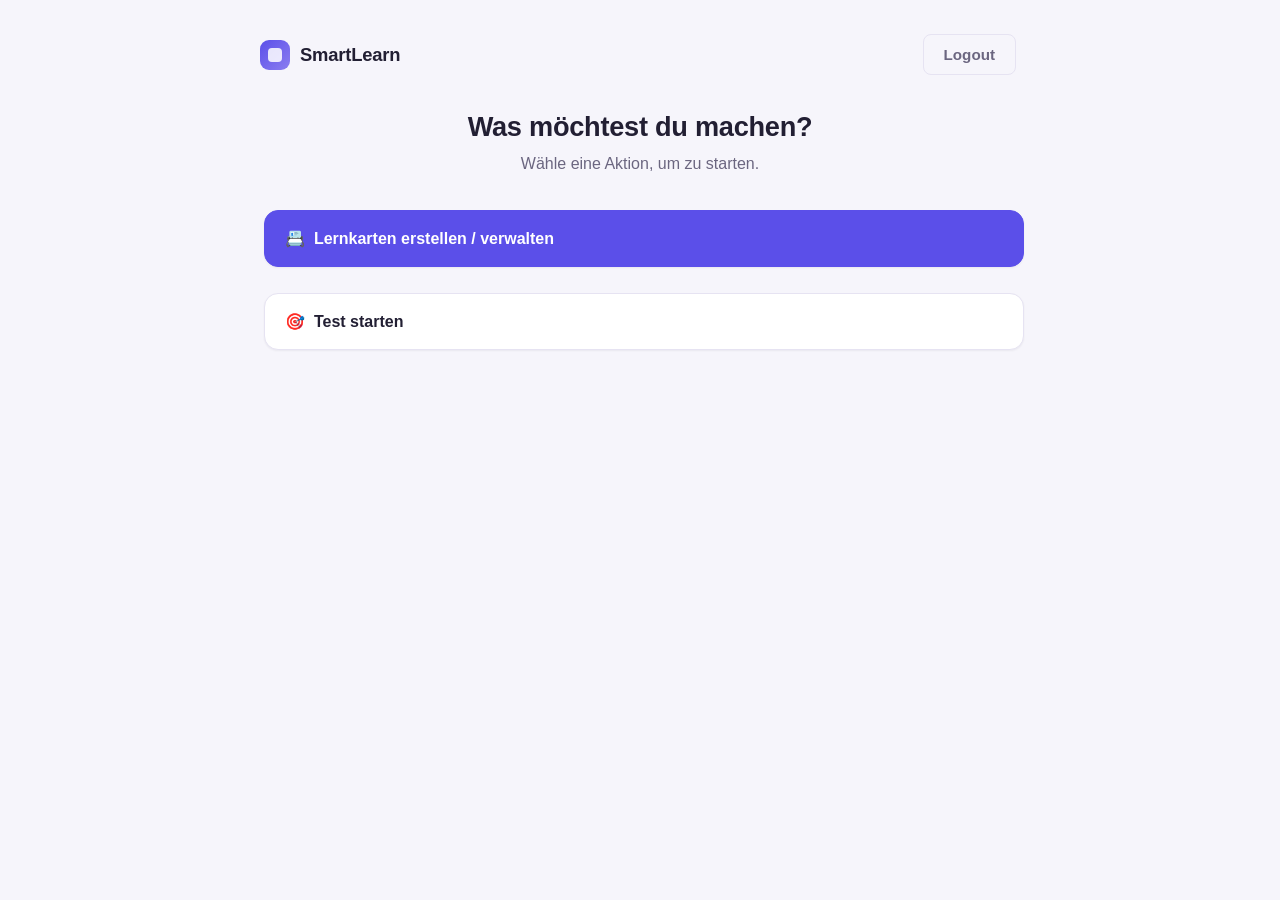
<file: target/classes/static/index.html>
<!DOCTYPE html>
<html lang="de">

    <head>
        <meta charset="UTF-8">
        <meta name="viewport" content="width=device-width, initial-scale=1">
        <title>SmartLearn</title>
        <link rel="stylesheet" href="style.css">
    </head>


    <body>
        <div class="page">

            <div class="topbar">
                <span class="brand">
                    <span class="brand-mark"></span>
                    SmartLearn
                </span>
                <button class="ghost" onclick="logout()">Logout</button>
            </div>

            <h1>Was möchtest du machen?</h1>
            <p class="subtitle">Wähle eine Aktion, um zu starten.</p>

            <div class="menu">
                <a href="cards.html">
                    <button>
                        📇&nbsp; Lernkarten erstellen / verwalten
                    </button>
                </a>
                <a href="test.html">
                    <button>
                        🎯&nbsp; Test starten
                    </button>
                </a>
            </div>

        </div>

        <script>
        // NEU: CSRF-Token aus Cookie lesen (siehe SecurityConfig - CSRF aktiv)
        function getCsrfToken() {
            const match = document.cookie.match(/(^|;)\s*XSRF-TOKEN=([^;]+)/);
            return match ? decodeURIComponent(match[2]) : null;
        }

        function logout() {
            fetch("/api/users/logout", {
                method: "POST",
                credentials: "include",
                headers: {"X-XSRF-TOKEN": getCsrfToken()}
            })
                .then(() => location.href = "login.html");
        }
        </script>

    </body>
</html>
</file>
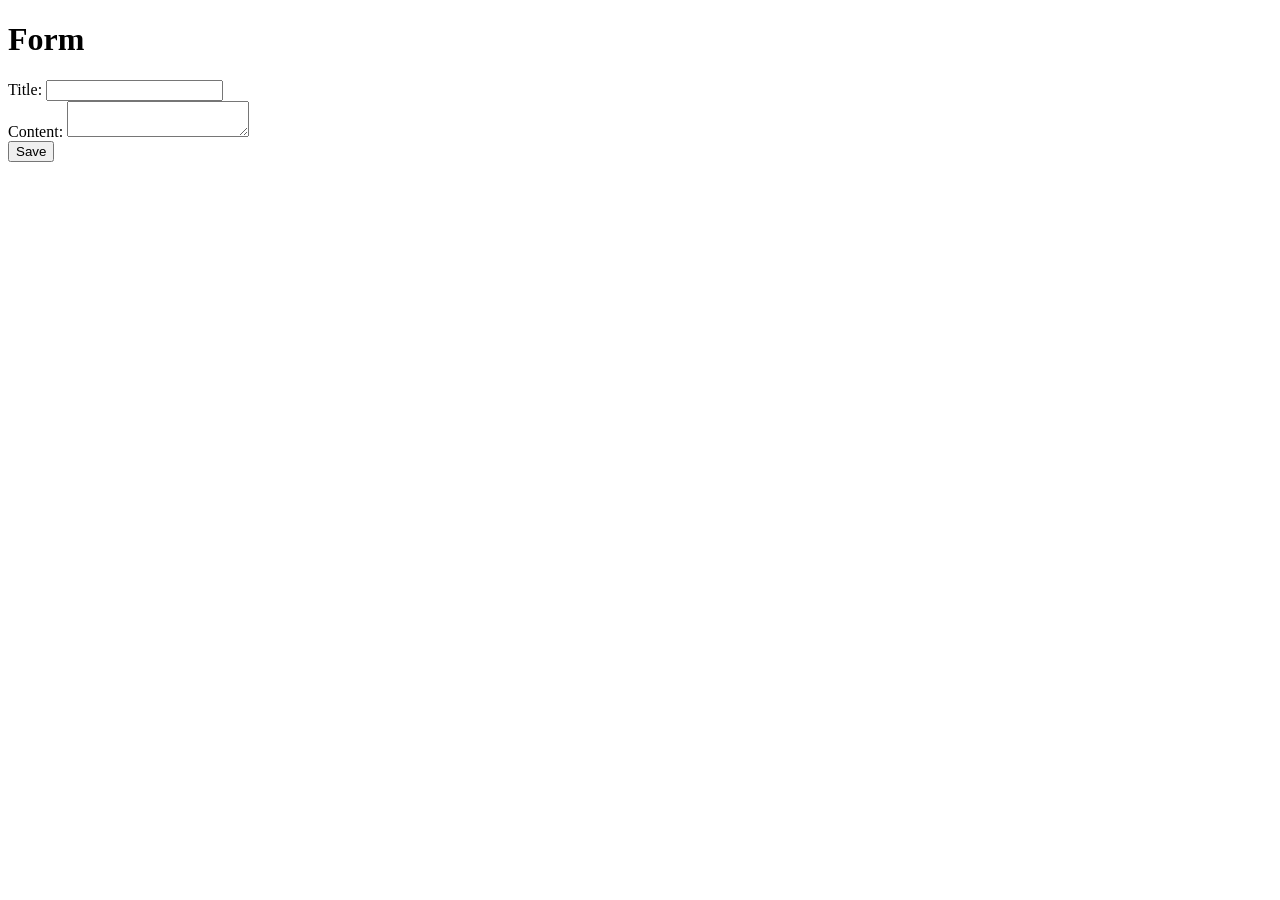
<file: owasp-app/src/main/resources/templates/form.html>
<!DOCTYPE html>
<html xmlns:th="http://www.thymeleaf.org">
<head><meta charset="UTF-8" /><title>Card Form</title></head>
<body>
<h1 th:text="${card.id} == null ? 'Create' : 'Edit'">Form</h1>
<form th:action="@{/cards}" th:object="${card}" method="post">
    <input type="hidden" th:field="*{id}" />
    <label>Title: <input th:field="*{title}"/></label><br/>
    <label>Content: <textarea th:field="*{content}"></textarea></label><br/>
    <button type="submit">Save</button>
</form>
</body>
</html>
</file>
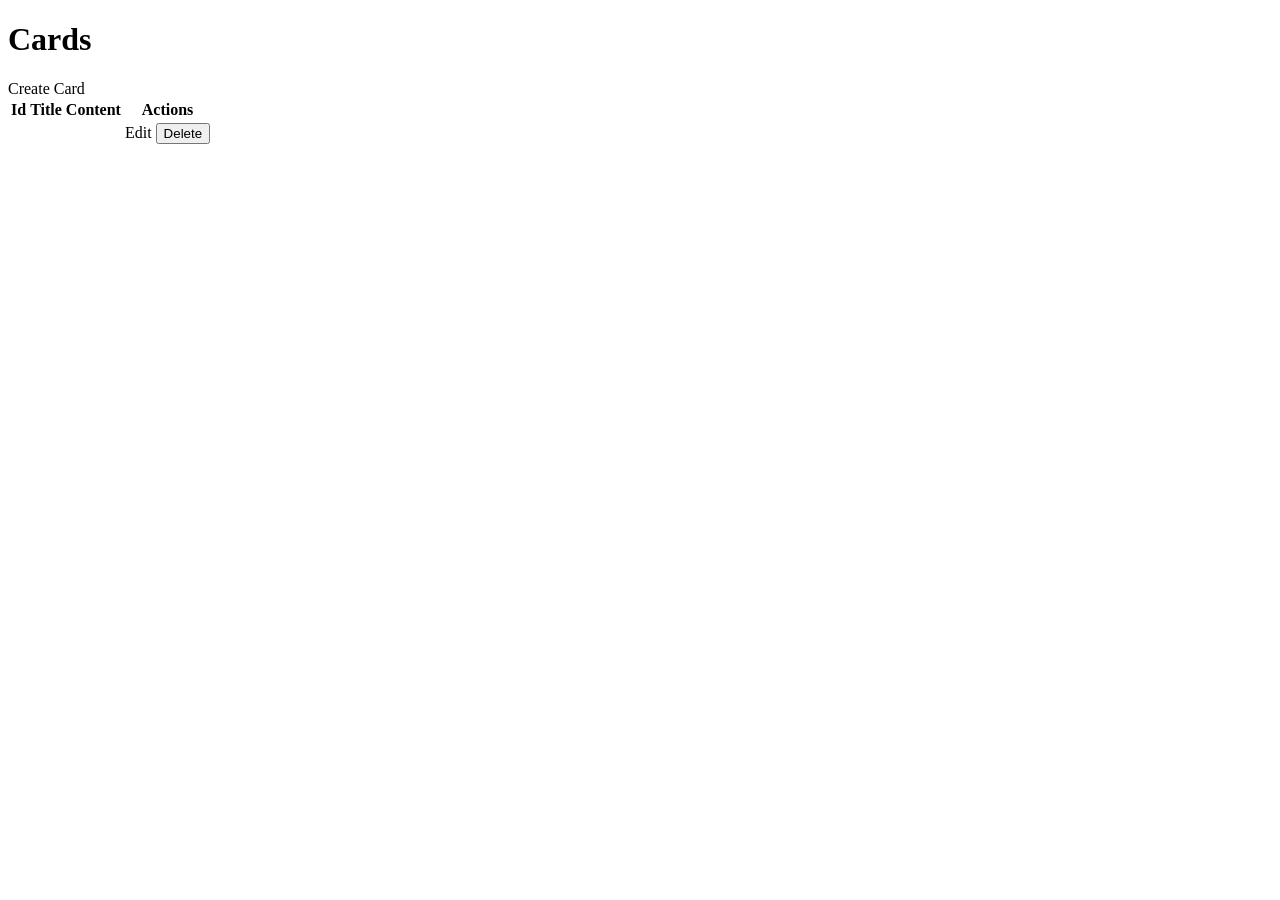
<file: owasp-app/src/main/resources/templates/list.html>
<!DOCTYPE html>
<html xmlns:th="http://www.thymeleaf.org">
<head>
    <meta charset="UTF-8" />
    <title>Cards</title>
</head>
<body>
<h1>Cards</h1>
<a th:href="@{/cards/new}">Create Card</a>
<table>
    <tr><th>Id</th><th>Title</th><th>Content</th><th>Actions</th></tr>
    <tr th:each="card : ${cards}">
        <td th:text="${card.id}"></td>
        <td th:text="${card.title}"></td>
        <td th:text="${card.content}"></td>
        <td>
            <a th:href="@{/cards/edit/{id}(id=${card.id})}">Edit</a>
            <form th:action="@{/cards/delete/{id}(id=${card.id})}" method="post" style="display:inline">
                <button type="submit">Delete</button>
            </form>
        </td>
    </tr>
</table>
</body>
</html>
</file>
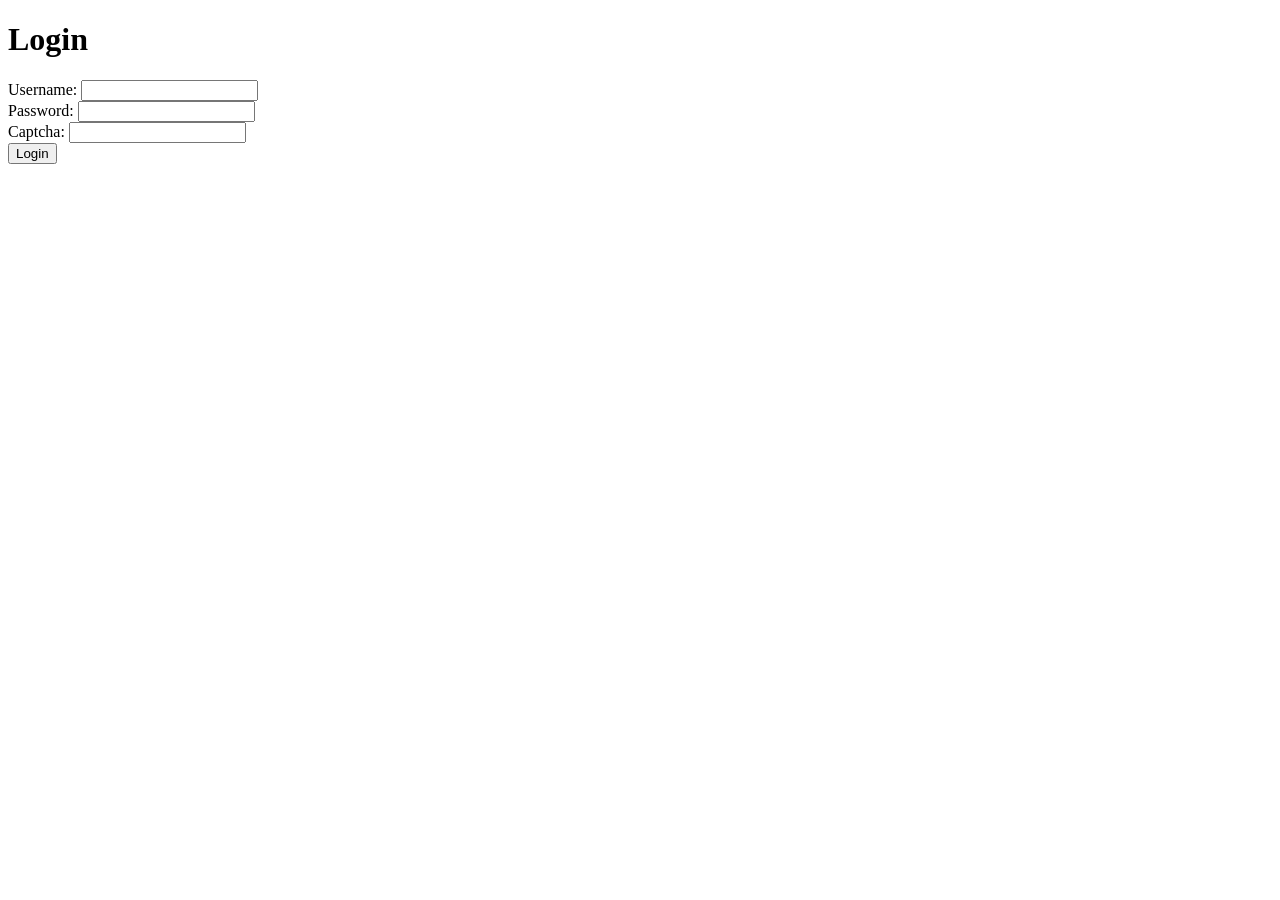
<file: owasp-app/src/main/resources/templates/login.html>
<!DOCTYPE html>
<html xmlns:th="http://www.thymeleaf.org">
<head><meta charset="UTF-8" /><title>Login</title></head>
<body>
<h1>Login</h1>
<form th:action="@{/perform_login}" method="post">
    <label>Username: <input name="username"/></label><br/>
    <label>Password: <input type="password" name="password"/></label><br/>
    <div th:replace="/captcha :: captchaFragment"></div>
    <label>Captcha: <input name="captcha"/></label><br/>
    <button type="submit">Login</button>
</form>
</body>
</html>
</file>
<file: target/classes/static/style.css>
/* ===================================================
   SmartLearn — Design Tokens
   =================================================== */
:root{
    --bg:           #f6f5fb;
    --surface:      #ffffff;
    --border:       #e6e3f2;
    --text:         #221f33;
    --text-muted:   #6b6680;

    --primary:      #5b4fe9;
    --primary-dark: #4a3fd1;
    --primary-soft: #ecebfb;

    --success:      #1faa6c;
    --success-soft: #e3f7ee;
    --danger:       #e5484d;
    --danger-soft:  #fdecec;

    --radius-sm:    8px;
    --radius-md:    14px;
    --radius-lg:    20px;

    --shadow-sm:    0 1px 2px rgba(34, 31, 51, 0.06);
    --shadow-md:    0 6px 20px rgba(34, 31, 51, 0.08);
    --shadow-lg:    0 12px 32px rgba(91, 79, 233, 0.16);
}

*{
    box-sizing: border-box;
}

body{
    font-family: 'Inter', -apple-system, BlinkMacSystemFont, "Segoe UI", Roboto, Helvetica, Arial, sans-serif;
    background: var(--bg);
    color: var(--text);
    margin: 0;
    padding: 0 20px 60px;
    line-height: 1.5;
    -webkit-font-smoothing: antialiased;
}

/* ===================================================
   Layout shell
   =================================================== */
.page{
    max-width: 760px;
    margin: 0 auto;
}

.topbar{
    display: flex;
    align-items: center;
    justify-content: space-between;
    padding: 28px 0 8px;
}

.brand{
    display: flex;
    align-items: center;
    gap: 10px;
    font-weight: 700;
    font-size: 1.15rem;
    letter-spacing: -0.01em;
    color: var(--text);
    text-decoration: none;
}

.brand-mark{
    width: 30px;
    height: 30px;
    border-radius: 9px;
    background: linear-gradient(135deg, var(--primary), #8b7ef0);
    position: relative;
    flex-shrink: 0;
}

.brand-mark::after{
    content: "";
    position: absolute;
    inset: 8px;
    border-radius: 4px;
    background: rgba(255,255,255,0.85);
}

h1{
    font-size: 1.7rem;
    font-weight: 700;
    letter-spacing: -0.01em;
    margin: 18px 0 4px;
    text-align: center;
}

h2{
    font-size: 1.05rem;
    font-weight: 600;
    color: var(--text-muted);
    text-transform: uppercase;
    letter-spacing: 0.04em;
    margin: 36px 0 14px;
    text-align: center;
}

hr{
    border: none;
    border-top: 1px solid var(--border);
    margin: 32px 0;
}

p.subtitle{
    text-align: center;
    color: var(--text-muted);
    margin: 0 0 28px;
}

/* ===================================================
   Buttons
   =================================================== */
button{
    font-family: inherit;
    font-size: 0.95rem;
    font-weight: 600;
    padding: 11px 20px;
    margin: 6px 4px;
    border: none;
    border-radius: var(--radius-sm);
    cursor: pointer;
    background: var(--surface);
    color: var(--text);
    border: 1px solid var(--border);
    box-shadow: var(--shadow-sm);
    transition: transform 0.12s ease, box-shadow 0.12s ease, background 0.12s ease;
}

button:hover{
    transform: translateY(-1px);
    box-shadow: var(--shadow-md);
}

button:active{
    transform: translateY(0);
}

button.primary,
button#statsToggle,
form button,
#question + #answer + #category + button{
    background: var(--primary);
    color: #fff;
    border-color: var(--primary);
}

button.primary:hover,
button#statsToggle:hover{
    background: var(--primary-dark);
    border-color: var(--primary-dark);
}

button.correct{
    background: var(--success-soft);
    color: var(--success);
    border-color: var(--success-soft);
}
button.correct:hover{
    background: var(--success);
    color: #fff;
}

button.wrong{
    background: var(--danger-soft);
    color: var(--danger);
    border-color: var(--danger-soft);
}
button.wrong:hover{
    background: var(--danger);
    color: #fff;
}

button.ghost{
    background: transparent;
    box-shadow: none;
    color: var(--text-muted);
}
button.ghost:hover{
    background: var(--surface);
    color: var(--text);
}

a{
    text-decoration: none;
}

/* ===================================================
   Forms
   =================================================== */
.form-card{
    background: var(--surface);
    border: 1px solid var(--border);
    border-radius: var(--radius-lg);
    box-shadow: var(--shadow-sm);
    padding: 28px;
    margin: 0 0 20px;
}

input{
    display: block;
    width: 100%;
    margin: 0 0 14px;
    padding: 12px 14px;
    font-family: inherit;
    font-size: 0.95rem;
    border: 1px solid var(--border);
    border-radius: var(--radius-sm);
    background: var(--bg);
    color: var(--text);
    transition: border-color 0.12s ease, box-shadow 0.12s ease;
}

input:last-of-type{
    margin-bottom: 4px;
}

input:focus{
    outline: none;
    border-color: var(--primary);
    box-shadow: 0 0 0 3px var(--primary-soft);
    background: var(--surface);
}

input::placeholder{
    color: var(--text-muted);
}

/* Login page specific centering */
body.auth{
    display: flex;
    align-items: center;
    justify-content: center;
    min-height: 100vh;
    padding: 20px;
}

.auth-card{
    width: 100%;
    max-width: 380px;
    background: var(--surface);
    border: 1px solid var(--border);
    border-radius: var(--radius-lg);
    box-shadow: var(--shadow-md);
    padding: 36px 32px;
}

.auth-card h1{
    margin-top: 0;
}

#msg{
    text-align: center;
    font-size: 0.9rem;
    color: var(--danger);
    min-height: 1.2em;
}

/* ===================================================
   Menu (index page)
   =================================================== */
.menu{
    display: flex;
    flex-direction: column;
    gap: 14px;
    margin: 24px 0;
}

.menu a button{
    width: 100%;
    text-align: left;
    padding: 18px 20px;
    font-size: 1rem;
    border-radius: var(--radius-md);
}

.menu a:nth-child(1) button{
    background: var(--primary);
    color: #fff;
    border-color: var(--primary);
}
.menu a:nth-child(1) button:hover{
    background: var(--primary-dark);
}

/* ===================================================
   Filter row
   =================================================== */
.filter-row{
    display: flex;
    flex-wrap: wrap;
    justify-content: center;
    align-items: center;
    gap: 12px;
    margin-bottom: 24px;
    background: var(--surface);
    border: 1px solid var(--border);
    border-radius: var(--radius-md);
    padding: 14px 16px;
}

.filter-row input,
.filter-row select{
    display: inline-block;
    margin: 0;
    width: auto;
    flex: 1 1 160px;
}

.filter-row label{
    display: flex;
    align-items: center;
    gap: 6px;
    font-size: 0.9rem;
    color: var(--text-muted);
    white-space: nowrap;
}

select{
    font-family: inherit;
    font-size: 0.95rem;
    padding: 12px 14px;
    border: 1px solid var(--border);
    border-radius: var(--radius-sm);
    background: var(--bg);
    color: var(--text);
}

/* ===================================================
   Cards (lernkarten list)
   =================================================== */
.card{
    background: var(--surface);
    border: 1px solid var(--border);
    border-radius: var(--radius-md);
    box-shadow: var(--shadow-sm);
    padding: 18px 20px;
    margin: 0 0 14px;
    text-align: left;
    transition: box-shadow 0.12s ease, transform 0.12s ease;
}

.card:hover{
    box-shadow: var(--shadow-md);
    transform: translateY(-1px);
}

.card .badge{
    display: inline-block;
    background: var(--primary-soft);
    color: var(--primary-dark);
    font-size: 0.72rem;
    font-weight: 700;
    text-transform: uppercase;
    letter-spacing: 0.04em;
    padding: 4px 10px;
    border-radius: 999px;
    margin-bottom: 8px;
}

/* ===================================================
   Stats box
   =================================================== */
.stats-box{
    border: 1px solid var(--border);
    border-radius: var(--radius-md);
    padding: 20px 22px;
    margin: 0 0 24px;
    background: var(--surface);
    box-shadow: var(--shadow-sm);
    text-align: left;
}

/* ===================================================
   Test page — flip card
   =================================================== */
#testCard{
    background: var(--surface);
    border: 1px solid var(--border);
    border-radius: var(--radius-lg);
    box-shadow: var(--shadow-md);
    padding: 56px 32px;
    margin: 28px 0;
    cursor: pointer;
    font-size: 1.15rem;
    font-weight: 600;
    text-align: center;
    transition: box-shadow 0.15s ease, transform 0.15s ease;
    position: relative;
}

#testCard:hover{
    box-shadow: var(--shadow-lg);
    transform: translateY(-2px);
}

#testCard::after{
    content: "Tippen zum Umdrehen";
    position: absolute;
    bottom: 14px;
    left: 0;
    right: 0;
    font-size: 0.72rem;
    font-weight: 500;
    text-transform: uppercase;
    letter-spacing: 0.05em;
    color: var(--text-muted);
}

.test-actions{
    display: flex;
    justify-content: center;
    gap: 12px;
    margin-top: 8px;
}

#testScore{
    font-weight: 600;
    color: var(--text-muted);
    margin: 18px 0;
}

.test-footer{
    display: flex;
    justify-content: center;
    gap: 10px;
    margin-top: 12px;
}

/* ===================================================
   Responsive
   =================================================== */
@media (max-width: 480px){
    body{ padding: 0 14px 40px; }
    .filter-row{ flex-direction: column; align-items: stretch; }
    .filter-row label{ justify-content: center; }
    #testCard{ padding: 40px 20px; }
}

/* ===================================================
   Accessibility
   =================================================== */
button:focus-visible,
a:focus-visible,
input:focus-visible,
select:focus-visible{
    outline: 2px solid var(--primary);
    outline-offset: 2px;
}

@media (prefers-reduced-motion: reduce){
    *{
        transition: none !important;
    }
}
</file>
